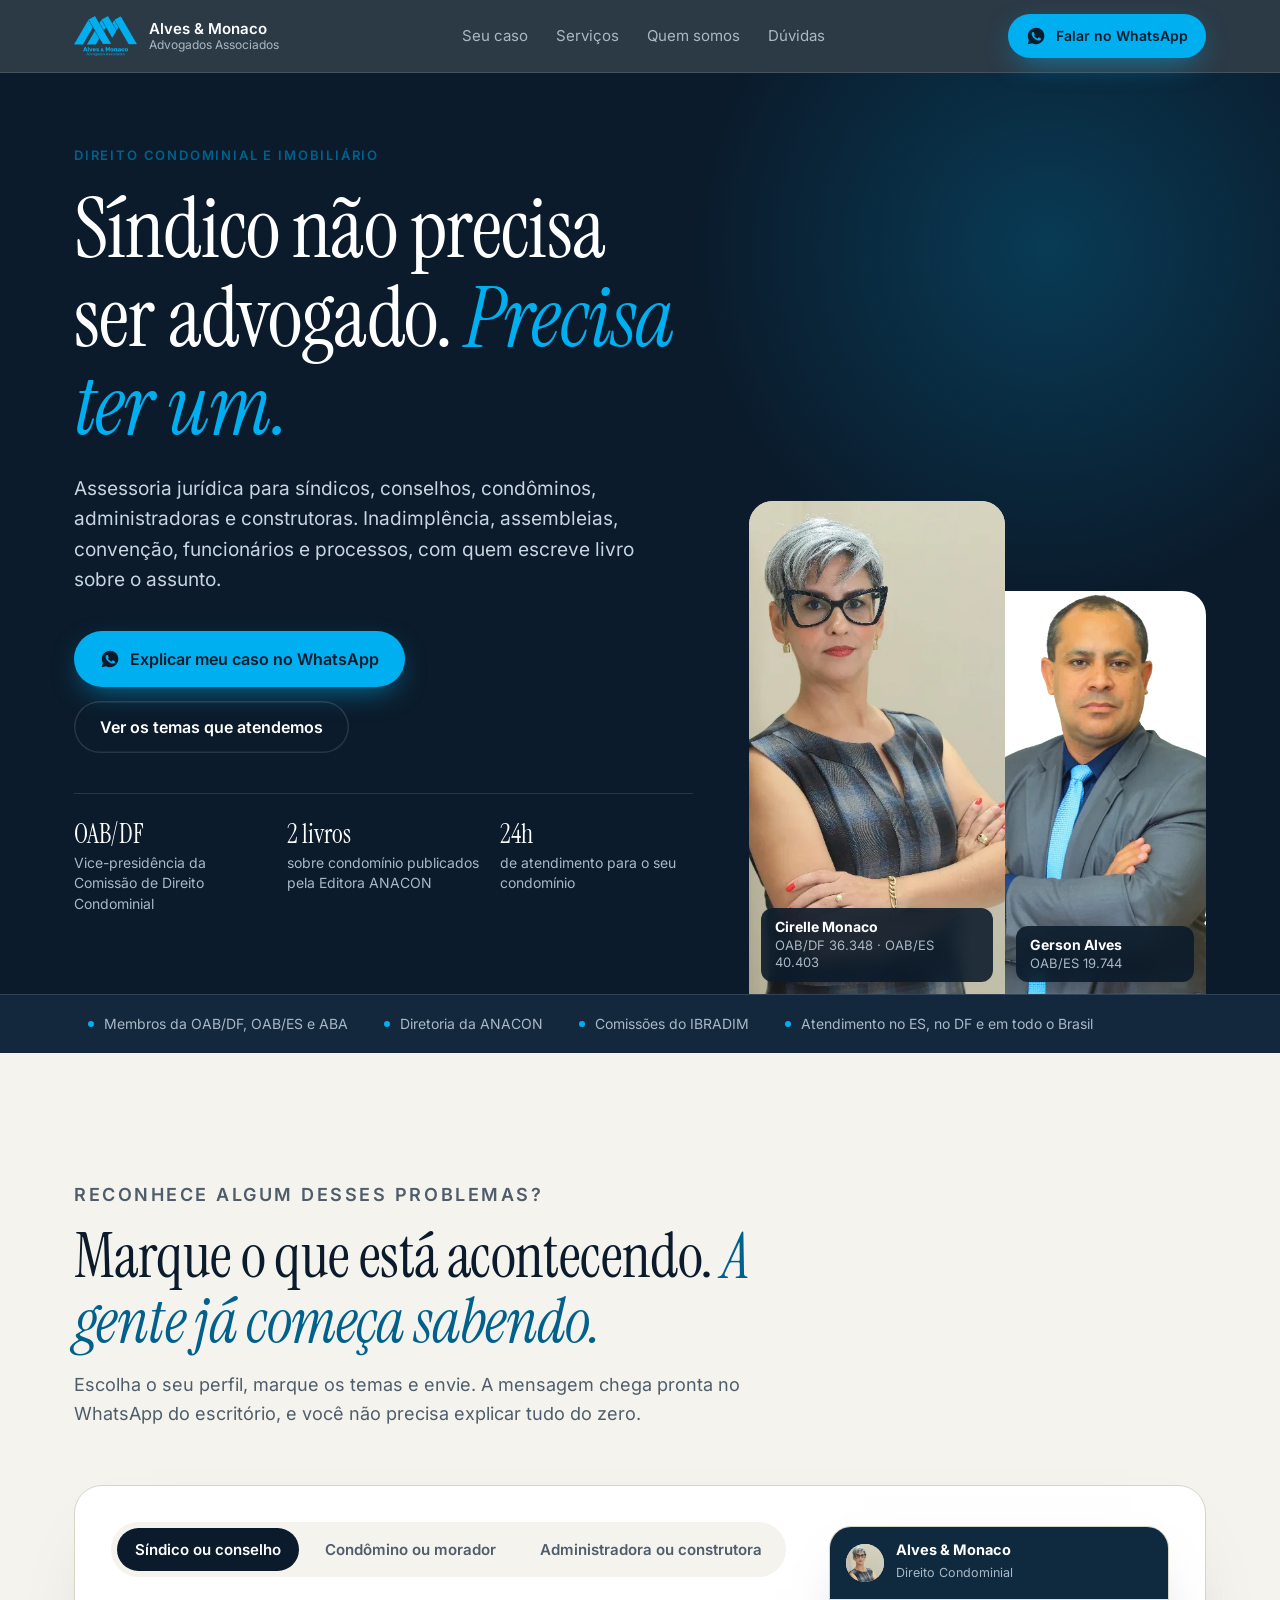
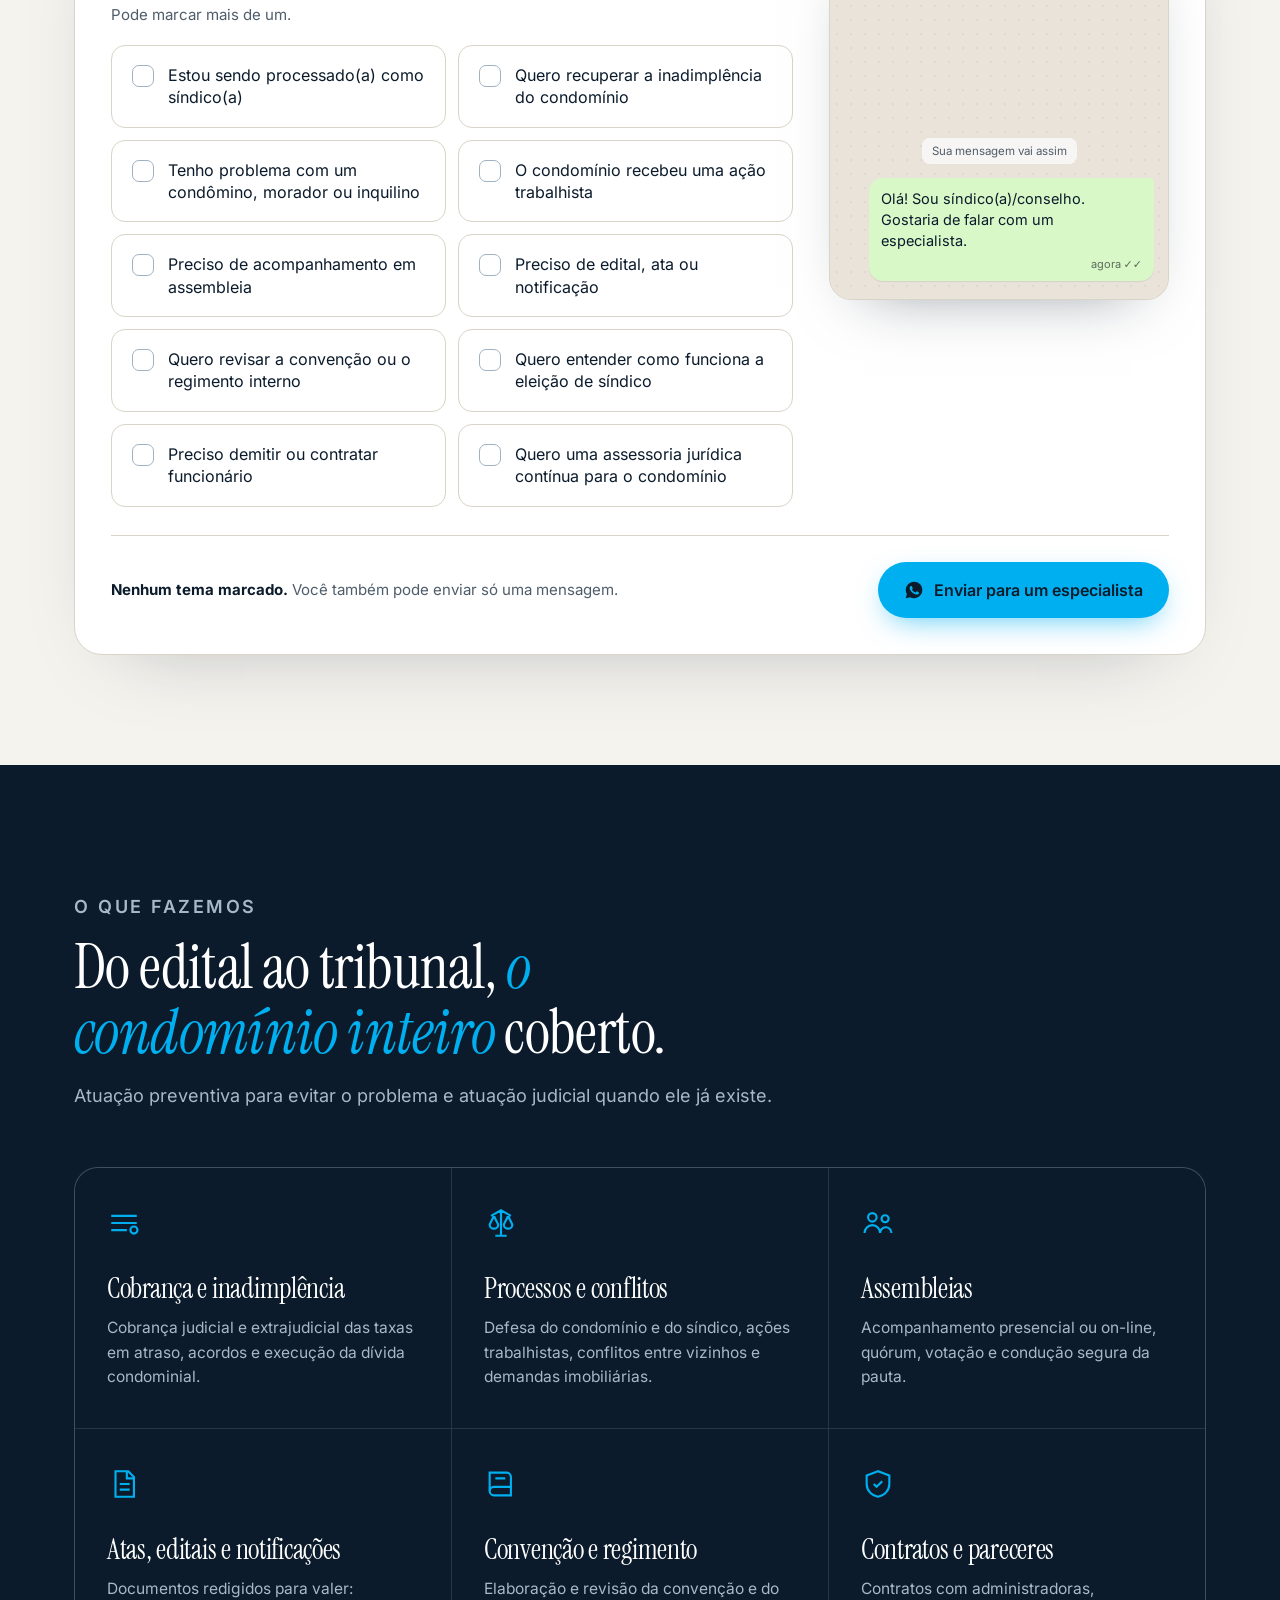
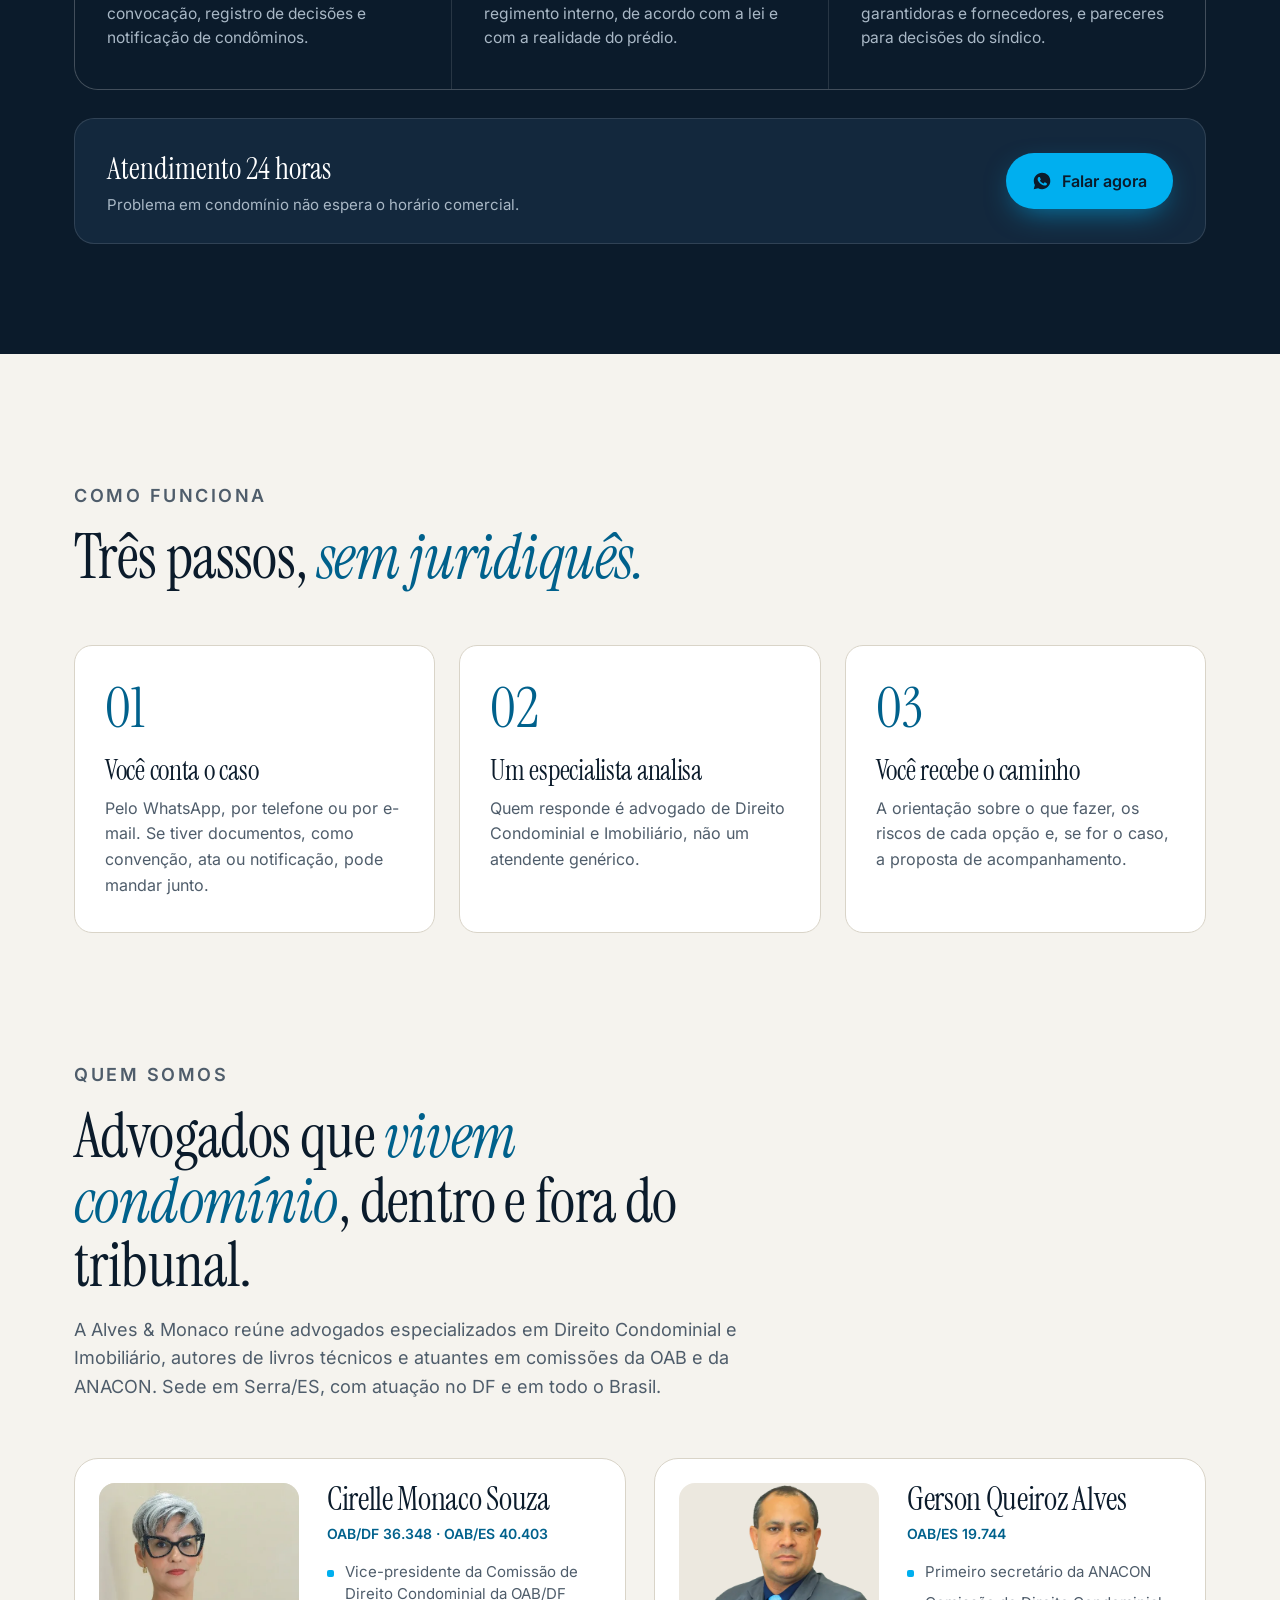
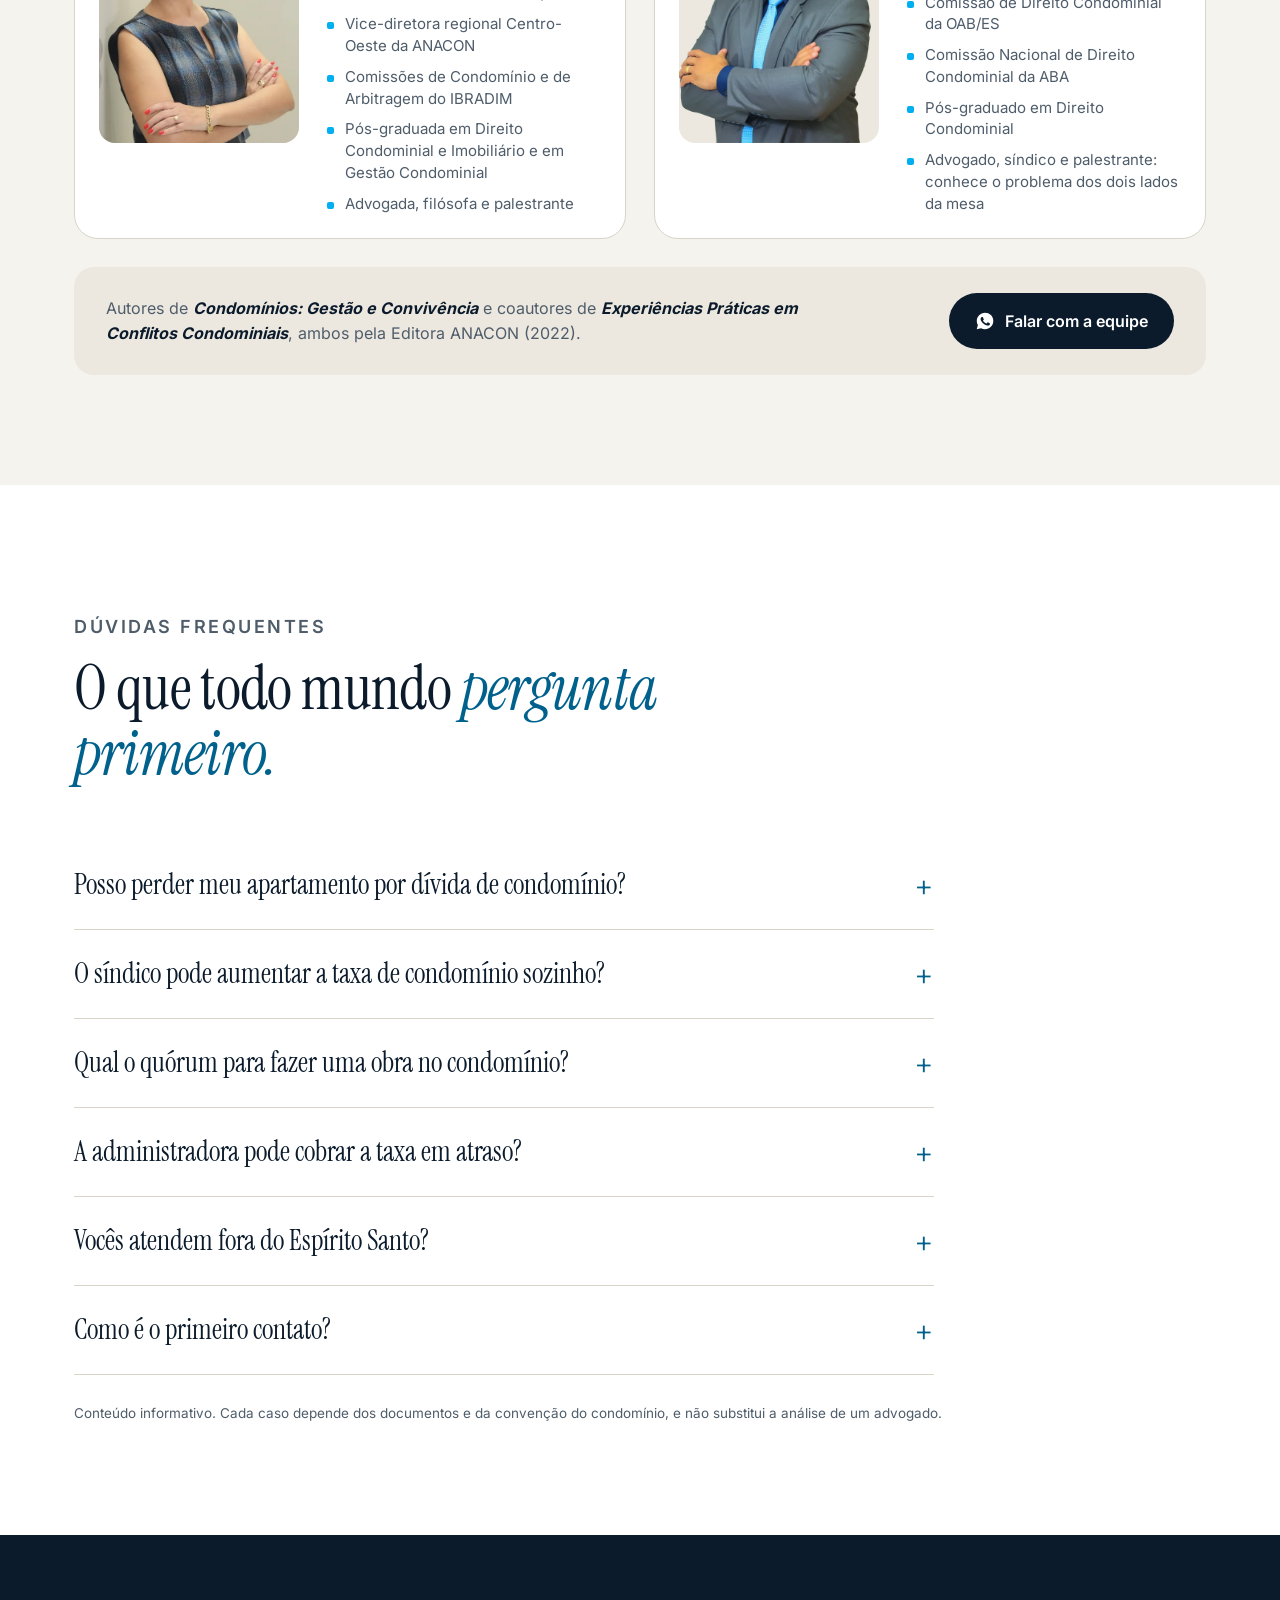
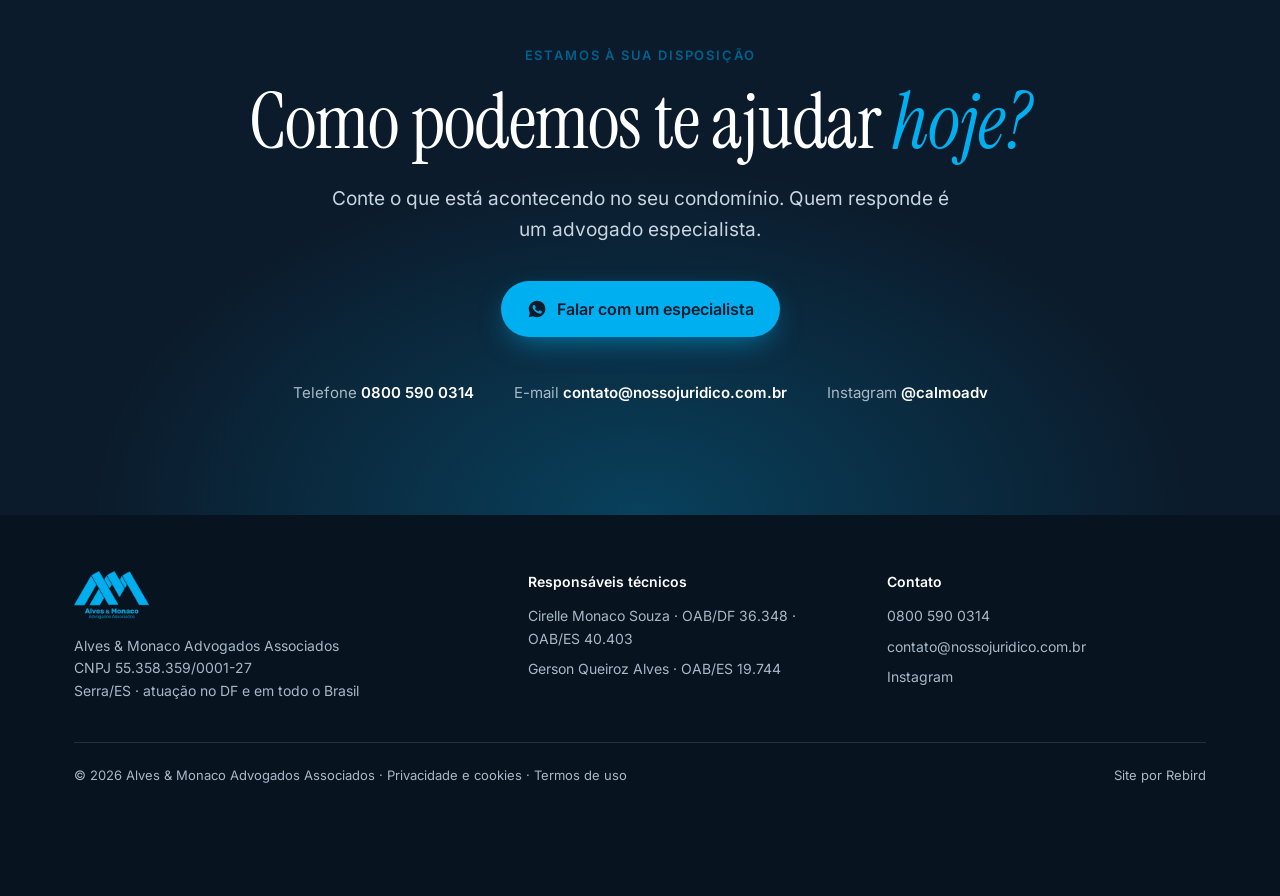
<file: index.html>
<!doctype html>
<html lang="pt-BR">
<head>
<meta charset="utf-8">
<meta name="viewport" content="width=device-width, initial-scale=1">
<title>Advogado condominial para síndicos e condôminos | Alves &amp; Monaco</title>
<meta name="robots" content="index, follow">
<link rel="canonical" href="https://www.nossojuridico.com.br/">
<meta name="description" content="Assessoria jurídica em Direito Condominial e Imobiliário para síndicos, condôminos, administradoras e construtoras. Inadimplência, assembleias, convenção e processos. ES, DF e todo o Brasil.">
<meta name="theme-color" content="#0B1B2B">

<meta property="og:type" content="website">
<meta property="og:locale" content="pt_BR">
<meta property="og:site_name" content="Alves &amp; Monaco Advogados Associados">
<meta property="og:title" content="Síndico não precisa ser advogado. Precisa ter um.">
<meta property="og:description" content="Assessoria jurídica em Direito Condominial e Imobiliário. Fale com um especialista pelo WhatsApp.">
<meta property="og:url" content="https://www.nossojuridico.com.br/">
<meta property="og:image" content="https://www.nossojuridico.com.br/img/og.jpg">
<meta name="twitter:card" content="summary_large_image">
<meta name="twitter:title" content="Síndico não precisa ser advogado. Precisa ter um.">
<meta name="twitter:description" content="Assessoria jurídica em Direito Condominial e Imobiliário. Fale com um especialista pelo WhatsApp.">
<meta name="twitter:image" content="https://www.nossojuridico.com.br/img/og.jpg">

<script type="application/ld+json">
{
  "@context": "https://schema.org",
  "@type": "LegalService",
  "name": "Alves & Monaco Advogados Associados",
  "description": "Assessoria jurídica em Direito Condominial e Imobiliário para síndicos, condôminos, administradoras e construtoras.",
  "url": "https://www.nossojuridico.com.br/",
  "image": "https://www.nossojuridico.com.br/img/og.jpg",
  "logo": "https://www.nossojuridico.com.br/img/logo.webp",
  "telephone": "+55-800-590-0314",
  "email": "contato@nossojuridico.com.br",
  "taxID": "55.358.359/0001-27",
  "address": {"@type": "PostalAddress", "addressLocality": "Serra", "addressRegion": "ES", "addressCountry": "BR"},
  "areaServed": ["Espírito Santo", "Distrito Federal", "Brasil"],
  "knowsAbout": ["Direito Condominial", "Direito Imobiliário", "Cobrança de condomínio", "Assembleia condominial", "Convenção de condomínio"],
  "sameAs": ["https://www.instagram.com/calmoadv/"],
  "employee": [
    {"@type": "Person", "name": "Cirelle Monaco Souza", "jobTitle": "Advogada"},
    {"@type": "Person", "name": "Gerson Queiroz Alves", "jobTitle": "Advogado"}
  ]
}
</script>

<link rel="preload" href="fonts/instrument-serif-400-normal.woff2" as="font" type="font/woff2" crossorigin>
<link rel="preload" href="fonts/inter-latin.woff2" as="font" type="font/woff2" crossorigin>
<link rel="icon" href="img/logo.webp" type="image/webp">

<style>
@font-face{font-family:"Instrument Serif";src:url(fonts/instrument-serif-400-normal.woff2) format("woff2");font-weight:400;font-style:normal;font-display:swap}
@font-face{font-family:"Instrument Serif";src:url(fonts/instrument-serif-400-italic.woff2) format("woff2");font-weight:400;font-style:italic;font-display:swap}
@font-face{font-family:"Inter";src:url(fonts/inter-latin.woff2) format("woff2");font-weight:100 900;font-style:normal;font-display:swap}

:root{
  --ink:#0B1B2B;          /* navy profundo */
  --ink-2:#13283D;
  --ink-3:#1E3A55;
  --paper:#F5F3EE;
  --paper-2:#ECE8DF;
  --white:#fff;
  --cyan:#00AFEF;          /* cor do logo */
  --cyan-text:#00618C;     /* ciano escurecido p/ texto em fundo claro (AA) */
  --muted:#4F5D6B;
  --muted-dark:#A9B8C6;
  --line:#D9D4C8;
  --line-dark:rgba(255,255,255,.12);
  --wa:#1FAF56;
  --radius:18px;
  --serif:"Instrument Serif",Georgia,"Times New Roman",serif;
  --sans:"Inter",system-ui,-apple-system,"Segoe UI",Roboto,Arial,sans-serif;
  --wrap:1180px;
}
*,*::before,*::after{box-sizing:border-box}
html{scroll-behavior:smooth;-webkit-text-size-adjust:100%}
body{margin:0;font-family:var(--sans);font-size:17px;line-height:1.6;color:var(--ink);background:var(--paper);-webkit-font-smoothing:antialiased}
img{max-width:100%;display:block}
a{color:inherit}
h1,h2,h3{font-family:var(--serif);font-weight:400;line-height:1.05;letter-spacing:-.01em;margin:0}
h1 em,h2 em{font-style:italic;color:var(--cyan)}
p{margin:0}
.wrap{max-width:var(--wrap);margin:0 auto;padding:0 24px}
.eyebrow{font-size:13px;font-weight:600;letter-spacing:.14em;text-transform:uppercase;color:var(--cyan-text)}
.dark .eyebrow{color:var(--cyan)}
.skip{position:absolute;left:-9999px;top:0;background:var(--cyan);color:var(--ink);padding:12px 18px;z-index:100;font-weight:600}
.skip:focus{left:12px;top:12px}
:focus-visible{outline:3px solid var(--cyan);outline-offset:3px;border-radius:6px}

/* botões */
.btn{display:inline-flex;align-items:center;justify-content:center;gap:10px;font:600 16px/1 var(--sans);text-decoration:none;padding:18px 26px;border-radius:999px;border:0;cursor:pointer;transition:transform .2s,box-shadow .2s,background .2s}
.btn svg{width:20px;height:20px;flex:none}
.btn-wa{background:var(--cyan);color:var(--ink);box-shadow:0 10px 30px -10px rgba(0,175,239,.7)}
.btn-wa:hover{transform:translateY(-2px);box-shadow:0 16px 36px -12px rgba(0,175,239,.85)}
.btn-ghost{background:transparent;color:var(--white);box-shadow:inset 0 0 0 1.5px var(--line-dark)}
.btn-ghost:hover{box-shadow:inset 0 0 0 1.5px var(--cyan)}
.btn-ink{background:var(--ink);color:var(--white)}
.btn-ink:hover{background:var(--ink-3)}

/* header */
.top{position:sticky;top:0;z-index:50;background:rgba(11,27,43,.86);backdrop-filter:saturate(1.4) blur(14px);-webkit-backdrop-filter:saturate(1.4) blur(14px);border-bottom:1px solid var(--line-dark);color:var(--white)}
.top{transition:background .3s,box-shadow .3s}
.top .wrap{display:flex;align-items:center;justify-content:space-between;height:72px;gap:24px;transition:height .3s cubic-bezier(.2,.7,.2,1)}
.top.scrolled{background:rgba(11,27,43,.96);box-shadow:0 10px 30px -18px rgba(0,0,0,.6)}
.top.scrolled .wrap{height:58px}
.top.scrolled .brand img{height:32px}
.brand{display:flex;align-items:center;gap:12px;text-decoration:none}
.brand img{height:40px;width:auto;transition:height .3s cubic-bezier(.2,.7,.2,1)}
.brand span{font-weight:600;font-size:15px;line-height:1.15}
.brand small{display:block;font-weight:400;font-size:12px;color:var(--muted-dark)}
.nav{display:flex;gap:28px;font-size:15px}
.nav a{text-decoration:none;color:var(--muted-dark);transition:color .2s}
.nav a:hover{color:var(--white)}
.top .btn{padding:12px 18px;font-size:14px}

/* hero */
.hero{background:var(--ink);color:var(--white);position:relative;overflow:hidden;padding:72px 0 0}
.hero::before{content:"";position:absolute;inset:-20% -10% auto auto;width:720px;height:720px;background:radial-gradient(closest-side,rgba(0,175,239,.22),transparent);pointer-events:none}
.hero .wrap{display:grid;grid-template-columns:1.15fr .85fr;gap:56px;align-items:end;position:relative}
.hero-copy{padding-bottom:80px}
.hero h1{font-size:clamp(46px,6.6vw,88px);margin:18px 0 24px}
.hero .lead{font-size:19px;color:#C9D5E0;max-width:560px}
.hero .ctas{display:flex;flex-wrap:wrap;gap:14px;margin:36px 0 40px}
.proofs{list-style:none;padding:0;margin:0;display:grid;grid-template-columns:repeat(3,1fr);gap:20px;border-top:1px solid var(--line-dark);padding-top:26px}
.proofs li{font-size:14px;color:var(--muted-dark);line-height:1.45}
.proofs strong{display:block;font-family:var(--serif);font-weight:400;font-size:26px;color:var(--white);margin-bottom:4px;line-height:1.1}
.hero-photos{position:relative;height:560px}
.hero-photos figure{position:absolute;bottom:0;margin:0;border-radius:24px 24px 0 0;overflow:hidden;background:var(--paper-2)}
.hero-photos .p1{left:0;width:56%;height:88%;z-index:2}
.hero-photos .p2{right:0;width:52%;height:72%;background:#fff}
.hero-photos img{width:100%;height:100%;object-fit:cover;object-position:top center}
.hero-photos figcaption{position:absolute;left:12px;right:12px;bottom:12px;background:rgba(11,27,43,.88);backdrop-filter:blur(8px);-webkit-backdrop-filter:blur(8px);border-radius:12px;padding:10px 14px;font-size:13px;line-height:1.35;color:#fff}
.hero-photos .p2 figcaption{left:20%}
.hero-photos figcaption b{display:block;font-size:14px}
.hero-photos figcaption span{color:var(--muted-dark)}

/* faixa de credenciais */
.creds{background:var(--ink-2);color:var(--muted-dark);font-size:14px;border-top:1px solid var(--line-dark)}
.creds ul{list-style:none;margin:0;padding:18px 0;display:flex;flex-wrap:wrap;gap:12px 36px;justify-content:center}
.creds li{display:flex;align-items:center;gap:10px}
.creds li::before{content:"";width:6px;height:6px;border-radius:50%;background:var(--cyan)}

/* seções */
section{scroll-margin-top:80px}
.sec{padding:110px 0}
.sec-head{max-width:720px;margin-bottom:56px}
.sec-head h2{font-size:clamp(38px,4.8vw,62px);margin-top:14px}
.sec-head h2 em{color:var(--cyan-text)}
.dark .sec-head h2 em{color:var(--cyan)}
.sec-head p{margin-top:18px;color:var(--muted);font-size:18px}
.dark{background:var(--ink);color:var(--white)}
.dark .sec-head p{color:var(--muted-dark)}

/* seletor de casos */
.picker{background:var(--white);border:1px solid var(--line);border-radius:28px;padding:36px;box-shadow:0 30px 80px -50px rgba(11,27,43,.35)}
.tabs{display:flex;flex-wrap:wrap;gap:8px;background:var(--paper);padding:6px;border-radius:999px;width:fit-content;max-width:100%}
.tab{font:600 15px/1 var(--sans);padding:14px 18px;white-space:nowrap;border-radius:999px;border:0;background:transparent;color:var(--muted);cursor:pointer;transition:background .2s,color .2s}
.tab[aria-selected="true"]{background:var(--ink);color:var(--white)}
.picker-hint{margin:26px 0 18px;color:var(--muted);font-size:15px}
.chips{display:grid;grid-template-columns:repeat(2,1fr);gap:12px}
.chip{position:relative;display:flex;gap:14px;align-items:flex-start;padding:18px 20px;border:1.5px solid var(--line);border-radius:14px;cursor:pointer;transition:border-color .2s,background .2s;font-size:16px;line-height:1.4}
.chip:hover{border-color:#9FB1C2}
.chip input{position:absolute;opacity:0;width:1px;height:1px}
.chip .box{flex:none;width:22px;height:22px;border-radius:7px;border:1.5px solid #9FB1C2;display:grid;place-items:center;margin-top:1px;transition:background .2s,border-color .2s}
.chip .box svg{width:14px;height:14px;opacity:0;color:var(--ink)}
.chip:has(input:checked){border-color:var(--cyan);background:#EAF8FE}
.chip:has(input:checked) .box{background:var(--cyan);border-color:var(--cyan)}
.chip:has(input:checked) .box svg{opacity:1}
.chip:has(input:focus-visible){outline:3px solid var(--cyan);outline-offset:2px}
.picker-grid{display:grid;grid-template-columns:1fr 340px;grid-template-areas:"main preview" "foot foot";gap:0 36px}
.picker-main{grid-area:main;min-width:0}
.picker-foot{grid-area:foot}
.chip input:checked + .box{animation:pop .38s cubic-bezier(.3,1.6,.5,1)}
@keyframes pop{0%{transform:scale(.6)}100%{transform:scale(1)}}

/* prévia da mensagem no WhatsApp */
.preview{grid-area:preview;align-self:start;position:sticky;top:96px;margin-top:4px;border-radius:22px;overflow:hidden;background:#E9E3DA;border:1px solid var(--line);box-shadow:0 24px 60px -36px rgba(11,27,43,.5)}
.pv-head{display:flex;align-items:center;gap:12px;background:#0F2A3F;color:#fff;padding:14px 16px}
.pv-head img{width:38px;height:38px;border-radius:50%;object-fit:cover;object-position:top;background:var(--paper-2)}
.pv-head b{display:block;font-size:14.5px;line-height:1.2}
.pv-head span{font-size:12.5px;color:var(--muted-dark)}
.pv-body{min-height:300px;padding:20px 14px 18px;display:flex;flex-direction:column;justify-content:flex-end;background:#E9E3DA radial-gradient(rgba(11,27,43,.05) 1px,transparent 1px) 0 0/14px 14px}
.pv-label{align-self:center;font-size:11.5px;color:var(--muted);background:rgba(255,255,255,.7);padding:4px 10px;border-radius:8px;margin-bottom:14px}
.bubble{align-self:flex-end;max-width:92%;background:#D8F8C8;color:#0B1B2B;border-radius:14px 4px 14px 14px;padding:10px 12px 8px;font-size:14.5px;line-height:1.45;box-shadow:0 1px 1px rgba(0,0,0,.08);transform-origin:100% 0}
.bubble.bump{animation:bump .4s cubic-bezier(.3,1.5,.5,1)}
@keyframes bump{0%{transform:scale(.96)}100%{transform:scale(1)}}
.bubble ul{margin:6px 0 0;padding:0;list-style:none}
.bubble li{padding-left:12px;position:relative}
.bubble li::before{content:"-";position:absolute;left:0}
.bubble li.new{animation:lineIn .45s cubic-bezier(.2,.7,.2,1)}
@keyframes lineIn{from{opacity:0;transform:translateX(10px)}to{opacity:1;transform:none}}
.bubble small{display:block;text-align:right;font-size:11px;color:#5B6B5A;margin-top:4px}
.pv-hint{text-align:center;font-size:12.5px;color:var(--muted);margin-top:12px}
.picker-foot .btn.ready{animation:ready 1.6s ease-out}
@keyframes ready{0%{box-shadow:0 0 0 0 rgba(0,175,239,.55)}70%{box-shadow:0 0 0 16px rgba(0,175,239,0)}100%{box-shadow:0 10px 30px -10px rgba(0,175,239,.7)}}
#pick-count strong{display:inline-block}
#pick-count.tick strong{animation:bump .4s cubic-bezier(.3,1.5,.5,1)}

.picker-foot{display:flex;flex-wrap:wrap;align-items:center;justify-content:space-between;gap:18px;margin-top:28px;padding-top:26px;border-top:1px solid var(--line)}
.picker-foot p{font-size:15px;color:var(--muted)}
.picker-foot strong{color:var(--ink)}
.panel[hidden]{display:none}

/* serviços */
.services{display:grid;grid-template-columns:repeat(3,1fr);gap:1px;background:var(--line-dark);border:1px solid var(--line-dark);border-radius:24px;overflow:hidden}
.svc{background:var(--ink);padding:38px 32px;transition:background .25s}
.svc:hover{background:var(--ink-2)}
.svc svg{width:34px;height:34px;color:var(--cyan);margin-bottom:26px}
.svc h3{font-size:28px;margin-bottom:12px}
.svc p{color:var(--muted-dark);font-size:15.5px}
.h24{margin-top:28px;display:flex;flex-wrap:wrap;align-items:center;justify-content:space-between;gap:20px;background:var(--ink-2);border:1px solid var(--line-dark);border-radius:20px;padding:26px 32px}
.h24 b{font-family:var(--serif);font-weight:400;font-size:30px}
.h24 p{color:var(--muted-dark);font-size:15px}

/* como funciona */
.steps{list-style:none;padding:0;margin:0;display:grid;grid-template-columns:repeat(3,1fr);gap:24px;counter-reset:s}
.steps li{counter-increment:s;background:var(--white);border:1px solid var(--line);border-radius:var(--radius);padding:34px 30px}
.steps li::before{content:"0" counter(s);font-family:var(--serif);font-size:56px;line-height:1;color:var(--cyan-text);display:block;margin-bottom:20px}
.steps h3{font-size:28px;margin-bottom:10px}
.steps p{color:var(--muted);font-size:16px}

/* equipe */
.team{display:grid;grid-template-columns:1fr 1fr;gap:28px}
.person{display:grid;grid-template-columns:200px 1fr;gap:28px;background:var(--white);border:1px solid var(--line);border-radius:24px;padding:24px}
.person img{width:200px;height:260px;object-fit:cover;object-position:top;border-radius:16px;background:var(--paper-2)}
.person h3{font-size:32px}
.person .oab{font-size:14px;font-weight:600;color:var(--cyan-text);margin:6px 0 16px}
.person ul{margin:0;padding:0;list-style:none;display:grid;gap:9px;font-size:15px;color:var(--muted)}
.person li{padding-left:18px;position:relative;line-height:1.45}
.person li::before{content:"";position:absolute;left:0;top:.6em;width:7px;height:7px;border-radius:2px;background:var(--cyan)}
.books{margin-top:28px;display:flex;flex-wrap:wrap;gap:20px;align-items:center;justify-content:space-between;background:var(--paper-2);border-radius:20px;padding:26px 32px}
.books p{font-size:16px;color:var(--muted);max-width:720px}
.books b{color:var(--ink)}

/* faq */
.faq{max-width:860px}
.faq details{border-bottom:1px solid var(--line)}
.faq summary{list-style:none;cursor:pointer;display:flex;justify-content:space-between;gap:24px;align-items:center;padding:26px 0;font-family:var(--serif);font-size:clamp(22px,2.4vw,28px);line-height:1.2}
.faq summary::-webkit-details-marker{display:none}
.faq summary::after{content:"+";font-family:var(--sans);font-weight:300;font-size:30px;color:var(--cyan-text);transition:transform .25s;flex:none}
.faq details[open] summary::after{transform:rotate(45deg)}
.faq .ans{overflow:hidden;padding:0 0 26px;color:var(--muted);font-size:16.5px;max-width:740px}
.faq .ans p+p{margin-top:12px}
.disclaimer{margin-top:28px;font-size:13.5px;color:var(--muted)}

/* cta final */
.final{background:var(--ink);color:var(--white);text-align:center;position:relative;overflow:hidden}
.final::before{content:"";position:absolute;left:50%;top:100%;transform:translate(-50%,-50%);width:1100px;height:700px;background:radial-gradient(closest-side,rgba(0,175,239,.25),transparent);pointer-events:none}
.final .wrap{position:relative}
.final h2{font-size:clamp(42px,6vw,80px);max-width:900px;margin:16px auto 22px}
.final p.lead{color:#C9D5E0;font-size:19px;max-width:620px;margin:0 auto 36px}
.contacts{display:flex;flex-wrap:wrap;justify-content:center;gap:14px 40px;margin-top:44px;font-size:15px;color:var(--muted-dark)}
.contacts a{color:var(--white);text-decoration:none;font-weight:600}
.contacts a:hover{color:var(--cyan)}

/* rodapé */
footer{background:#07131F;color:var(--muted-dark);font-size:14px;padding:56px 0 110px}
footer .wrap{display:grid;grid-template-columns:1.3fr 1fr 1fr;gap:40px}
footer img{height:48px;width:auto;margin-bottom:16px}
footer h4{color:var(--white);font-size:14px;margin:0 0 12px;font-weight:600}
footer ul{list-style:none;margin:0;padding:0;display:grid;gap:8px}
footer a{color:var(--muted-dark);text-decoration:none}
footer a:hover{color:var(--white)}
.legal{grid-column:1/-1;border-top:1px solid var(--line-dark);padding-top:22px;display:flex;flex-wrap:wrap;justify-content:space-between;gap:12px;font-size:13px}

/* barra fixa mobile */
.mbar{display:none}

/* entrada do hero em sequência */
@keyframes heroIn{from{opacity:0;transform:translateY(26px)}to{opacity:1;transform:none}}
@keyframes photoIn{from{opacity:0;transform:translateY(60px) scale(.97)}to{opacity:1;transform:none}}
@keyframes fadeIn{from{opacity:0}to{opacity:1}}
.hero-copy>*{animation:heroIn .9s cubic-bezier(.2,.7,.2,1) both}
.hero-copy>:nth-child(1){animation-delay:.05s}
.hero-copy>:nth-child(2){animation-delay:.15s}
.hero-copy>:nth-child(3){animation-delay:.3s}
.hero-copy>:nth-child(4){animation-delay:.42s}
.hero-copy>:nth-child(5){animation-delay:.55s}
.hero-photos .p1{animation:photoIn 1.1s .25s cubic-bezier(.2,.7,.2,1) both}
.hero-photos .p2{animation:photoIn 1.1s .45s cubic-bezier(.2,.7,.2,1) both}
.hero-photos figcaption{animation:heroIn .7s 1.1s cubic-bezier(.2,.7,.2,1) both}
.hero::before{animation:fadeIn 1.6s ease both}

/* hover (só em quem tem mouse) */
@media (hover:hover){
  .svc svg{transition:transform .35s cubic-bezier(.3,1.5,.5,1)}
  .svc:hover svg{transform:translateY(-4px) scale(1.12)}
  .svc h3{transition:color .25s}
  .svc:hover h3{color:var(--cyan)}
  .person,.steps li{transition:transform .35s cubic-bezier(.2,.7,.2,1),box-shadow .35s}
  .person:hover,.steps li:hover{transform:translateY(-4px);box-shadow:0 28px 60px -36px rgba(11,27,43,.45)}
  .person img{transition:transform .6s cubic-bezier(.2,.7,.2,1)}
  .person:hover img{transform:scale(1.03)}
}

/* revelar ao rolar */
.rv{opacity:0;transform:translateY(22px);transition:opacity .8s cubic-bezier(.2,.7,.2,1),transform .8s cubic-bezier(.2,.7,.2,1)}
.rv.in{opacity:1;transform:none}
.services.rv .svc,.steps.rv li{opacity:0;transform:translateY(18px);transition:opacity .7s,transform .7s cubic-bezier(.2,.7,.2,1)}
.services.rv.in .svc,.steps.rv.in li{opacity:1;transform:none}
.services .svc:nth-child(2),.steps li:nth-child(2){transition-delay:.08s}
.services .svc:nth-child(3),.steps li:nth-child(3){transition-delay:.16s}
.services .svc:nth-child(4){transition-delay:.24s}
.services .svc:nth-child(5){transition-delay:.32s}
.services .svc:nth-child(6){transition-delay:.4s}

/* reduzir movimento: tira deslocamento, mantém luz e opacidade */
@media (prefers-reduced-motion:reduce){
  html{scroll-behavior:auto}
  .rv,.services.rv .svc,.steps.rv li{transform:none}
  .hero-copy>*,.hero-photos .p1,.hero-photos .p2,.hero-photos figcaption{animation-name:fadeIn}
  .chip input:checked + .box,.bubble.bump,.bubble li.new,#pick-count.tick strong{animation:none}
  .btn:hover,.person:hover,.steps li:hover,.svc:hover svg,.person:hover img{transform:none}
}

@media (max-width:980px){
  .nav{display:none}
  .hero .wrap{grid-template-columns:1fr;gap:0}
  .hero-copy{padding-bottom:48px}
  .hero-photos{height:420px;max-width:520px;width:100%;margin:0 auto}
  .services{grid-template-columns:1fr 1fr}
  .steps{grid-template-columns:1fr}
  .picker-grid{grid-template-columns:1fr;grid-template-areas:"main" "preview" "foot"}
  .preview{position:static;margin-top:24px}
  .team{grid-template-columns:1fr}
  footer .wrap{grid-template-columns:1fr 1fr}
}
@media (max-width:680px){
  body{font-size:16px}
  .wrap{padding:0 16px}
  .top .wrap{height:64px}
  .brand span{display:none}
  .top .btn span{display:none}
  .top .btn{padding:12px}
  .hero{padding-top:44px}
  .hero .lead{font-size:17px}
  .hero .ctas .btn{width:100%}
  .proofs{grid-template-columns:1fr;gap:14px}
  .proofs li{display:flex;gap:12px;align-items:baseline}
  .proofs strong{font-size:22px;margin:0;min-width:96px}
  .hero-photos{height:340px}
  .sec{padding:72px 0}
  .sec-head{margin-bottom:36px}
  .picker{padding:20px;border-radius:22px}
  .tabs{border-radius:16px;width:100%}
  .tab{flex:1 1 auto;padding:12px 14px;font-size:14px}
  .chips{grid-template-columns:1fr}
  .pv-body{min-height:0}
  .picker-foot .btn{width:100%}
  .services{grid-template-columns:1fr}
  .svc{padding:30px 24px}
  .person{grid-template-columns:1fr;padding:18px}
  .person img{width:100%;height:320px}
  .books,.h24{padding:22px}
  footer .wrap{grid-template-columns:1fr}
  .mbar{display:flex;position:fixed;left:12px;right:12px;bottom:12px;z-index:60;transition:transform .35s,opacity .35s}
  .mbar .btn{width:100%;box-shadow:0 14px 40px -10px rgba(0,0,0,.5)}
  .mbar.hide{transform:translateY(140%);opacity:0}
}
</style>
</head>
<body>
<a class="skip" href="#conteudo">Ir para o conteúdo</a>

<svg width="0" height="0" style="position:absolute" aria-hidden="true">
  <symbol id="i-wa" viewBox="0 0 24 24"><path fill="currentColor" d="M12.04 2C6.58 2 2.13 6.45 2.13 11.91c0 1.75.46 3.45 1.32 4.95L2.05 22l5.25-1.38a9.9 9.9 0 0 0 4.74 1.21h.01c5.46 0 9.91-4.45 9.91-9.91 0-2.65-1.03-5.14-2.9-7.01A9.82 9.82 0 0 0 12.04 2Zm5.8 14.13c-.24.69-1.42 1.32-1.96 1.36-.5.05-.98.23-3.3-.69-2.8-1.1-4.56-3.96-4.7-4.15-.14-.18-1.12-1.49-1.12-2.85 0-1.35.71-2.02.96-2.29.25-.28.55-.35.73-.35l.53.01c.17 0 .4-.06.62.48.24.56.8 1.94.87 2.08.07.14.12.3.02.48-.09.19-.14.3-.28.46-.14.17-.29.37-.42.5-.14.14-.28.29-.12.57.16.28.71 1.17 1.53 1.9 1.05.94 1.94 1.23 2.22 1.37.28.14.44.12.6-.07.17-.19.7-.82.89-1.1.18-.28.37-.23.62-.14.25.09 1.6.76 1.88.9.28.13.46.2.53.32.07.12.07.67-.17 1.36Z"/></symbol>
  <symbol id="i-check" viewBox="0 0 24 24"><path fill="none" stroke="currentColor" stroke-width="3.2" stroke-linecap="round" stroke-linejoin="round" d="m5 12.5 4.5 4.5L19 7.5"/></symbol>
</svg>

<header class="top">
  <div class="wrap">
    <a class="brand" href="#topo" aria-label="Alves &amp; Monaco Advogados Associados, início">
      <img src="img/logo.webp" alt="" width="63" height="40">
      <span>Alves &amp; Monaco<small>Advogados Associados</small></span>
    </a>
    <nav class="nav" aria-label="Principal">
      <a href="#casos">Seu caso</a>
      <a href="#servicos">Serviços</a>
      <a href="#equipe">Quem somos</a>
      <a href="#duvidas">Dúvidas</a>
    </nav>
    <a class="btn btn-wa" href="https://wa.me/558005900314?text=Ol%C3%A1%2C%20gostaria%20de%20falar%20com%20um%20especialista%20em%20direito%20condominial." target="_blank" rel="noopener" data-wa="header" aria-label="Falar no WhatsApp">
      <svg aria-hidden="true"><use href="#i-wa"/></svg><span>Falar no WhatsApp</span>
    </a>
  </div>
</header>

<main id="conteudo">
<section class="hero" id="topo">
  <div class="wrap">
    <div class="hero-copy">
      <p class="eyebrow">Direito Condominial e Imobiliário</p>
      <h1>Síndico não precisa ser advogado. <em>Precisa ter um.</em></h1>
      <p class="lead">Assessoria jurídica para síndicos, conselhos, condôminos, administradoras e construtoras. Inadimplência, assembleias, convenção, funcionários e processos, com quem escreve livro sobre o assunto.</p>
      <div class="ctas">
        <a class="btn btn-wa" href="https://wa.me/558005900314?text=Ol%C3%A1%2C%20gostaria%20de%20falar%20com%20um%20especialista%20em%20direito%20condominial." target="_blank" rel="noopener" data-wa="hero">
          <svg aria-hidden="true"><use href="#i-wa"/></svg>Explicar meu caso no WhatsApp
        </a>
        <a class="btn btn-ghost" href="#casos">Ver os temas que atendemos</a>
      </div>
      <ul class="proofs">
        <li><strong>OAB/DF</strong>Vice-presidência da Comissão de Direito Condominial</li>
        <li><strong>2 livros</strong>sobre condomínio publicados pela Editora ANACON</li>
        <li><strong>24h</strong>de atendimento para o seu condomínio</li>
      </ul>
    </div>
    <div class="hero-photos" aria-hidden="false">
      <figure class="p1">
        <img src="img/cirelle.webp" alt="Advogada Cirelle Monaco, de óculos e braços cruzados" width="498" height="728" fetchpriority="high">
        <figcaption><b>Cirelle Monaco</b><span>OAB/DF 36.348 · OAB/ES 40.403</span></figcaption>
      </figure>
      <figure class="p2">
        <img src="img/gerson.webp" alt="Advogado Gerson Alves, de terno e braços cruzados" width="600" height="700">
        <figcaption><b>Gerson Alves</b><span>OAB/ES 19.744</span></figcaption>
      </figure>
    </div>
  </div>
</section>

<div class="creds">
  <ul class="wrap">
    <li>Membros da OAB/DF, OAB/ES e ABA</li>
    <li>Diretoria da ANACON</li>
    <li>Comissões do IBRADIM</li>
    <li>Atendimento no ES, no DF e em todo o Brasil</li>
  </ul>
</div>

<section class="sec" id="casos">
  <div class="wrap">
    <div class="sec-head rv">
      <p class="eyebrow">Reconhece algum desses problemas?</p>
      <h2>Marque o que está acontecendo. <em>A gente já começa sabendo.</em></h2>
      <p>Escolha o seu perfil, marque os temas e envie. A mensagem chega pronta no WhatsApp do escritório, e você não precisa explicar tudo do zero.</p>
    </div>

    <div class="picker rv">
     <div class="picker-grid">
      <div class="picker-main">
      <div class="tabs" role="tablist" aria-label="Seu perfil">
        <button class="tab" role="tab" id="t-sind" aria-controls="p-sind" aria-selected="true">Síndico ou conselho</button>
        <button class="tab" role="tab" id="t-cond" aria-controls="p-cond" aria-selected="false" tabindex="-1">Condômino ou morador</button>
        <button class="tab" role="tab" id="t-emp" aria-controls="p-emp" aria-selected="false" tabindex="-1">Administradora ou construtora</button>
      </div>

      <p class="picker-hint">Pode marcar mais de um.</p>

      <div class="panel" role="tabpanel" id="p-sind" aria-labelledby="t-sind" data-perfil="Sou síndico(a)/conselho">
        <fieldset class="chips" style="border:0;padding:0;margin:0">
          <legend class="skip">Temas para síndicos</legend>
          <label class="chip"><input type="checkbox" value="Estou sendo processado(a) como síndico(a)"><span class="box"><svg><use href="#i-check"/></svg></span>Estou sendo processado(a) como síndico(a)</label>
          <label class="chip"><input type="checkbox" value="Quero recuperar a inadimplência do condomínio"><span class="box"><svg><use href="#i-check"/></svg></span>Quero recuperar a inadimplência do condomínio</label>
          <label class="chip"><input type="checkbox" value="Tenho problema com um condômino, morador ou inquilino"><span class="box"><svg><use href="#i-check"/></svg></span>Tenho problema com um condômino, morador ou inquilino</label>
          <label class="chip"><input type="checkbox" value="O condomínio recebeu uma ação trabalhista"><span class="box"><svg><use href="#i-check"/></svg></span>O condomínio recebeu uma ação trabalhista</label>
          <label class="chip"><input type="checkbox" value="Preciso de acompanhamento em assembleia"><span class="box"><svg><use href="#i-check"/></svg></span>Preciso de acompanhamento em assembleia</label>
          <label class="chip"><input type="checkbox" value="Preciso de edital, ata ou notificação"><span class="box"><svg><use href="#i-check"/></svg></span>Preciso de edital, ata ou notificação</label>
          <label class="chip"><input type="checkbox" value="Quero revisar a convenção ou o regimento interno"><span class="box"><svg><use href="#i-check"/></svg></span>Quero revisar a convenção ou o regimento interno</label>
          <label class="chip"><input type="checkbox" value="Quero entender como funciona a eleição de síndico"><span class="box"><svg><use href="#i-check"/></svg></span>Quero entender como funciona a eleição de síndico</label>
          <label class="chip"><input type="checkbox" value="Preciso demitir ou contratar funcionário"><span class="box"><svg><use href="#i-check"/></svg></span>Preciso demitir ou contratar funcionário</label>
          <label class="chip"><input type="checkbox" value="Quero uma assessoria jurídica contínua para o condomínio"><span class="box"><svg><use href="#i-check"/></svg></span>Quero uma assessoria jurídica contínua para o condomínio</label>
        </fieldset>
      </div>

      <div class="panel" role="tabpanel" id="p-cond" aria-labelledby="t-cond" data-perfil="Sou condômino/morador" hidden>
        <fieldset class="chips" style="border:0;padding:0;margin:0">
          <legend class="skip">Temas para condôminos</legend>
          <label class="chip"><input type="checkbox" value="Tenho dívida de condomínio e quero saber se posso perder o imóvel"><span class="box"><svg><use href="#i-check"/></svg></span>Tenho dívida de condomínio. Posso perder meu imóvel?</label>
          <label class="chip"><input type="checkbox" value="Estou sendo cobrado(a) pelo condomínio"><span class="box"><svg><use href="#i-check"/></svg></span>Estou sendo cobrado(a) pelo condomínio</label>
          <label class="chip"><input type="checkbox" value="Estou com problema com o meu vizinho"><span class="box"><svg><use href="#i-check"/></svg></span>Estou com problema com o meu vizinho</label>
          <label class="chip"><input type="checkbox" value="A taxa de condomínio aumentou e quero entender se pode"><span class="box"><svg><use href="#i-check"/></svg></span>A taxa aumentou. Isso pode?</label>
          <label class="chip"><input type="checkbox" value="Quero contestar uma decisão de assembleia"><span class="box"><svg><use href="#i-check"/></svg></span>Quero contestar uma decisão de assembleia</label>
          <label class="chip"><input type="checkbox" value="Quero saber o quórum para uma obra no condomínio"><span class="box"><svg><use href="#i-check"/></svg></span>Qual o quórum para uma obra?</label>
          <label class="chip"><input type="checkbox" value="Recebi uma multa ou notificação do condomínio"><span class="box"><svg><use href="#i-check"/></svg></span>Recebi multa ou notificação do condomínio</label>
          <label class="chip"><input type="checkbox" value="Tenho uma questão de compra, venda ou locação de imóvel"><span class="box"><svg><use href="#i-check"/></svg></span>Questão de compra, venda ou locação de imóvel</label>
        </fieldset>
      </div>

      <div class="panel" role="tabpanel" id="p-emp" aria-labelledby="t-emp" data-perfil="Sou de administradora/construtora" hidden>
        <fieldset class="chips" style="border:0;padding:0;margin:0">
          <legend class="skip">Temas para administradoras e construtoras</legend>
          <label class="chip"><input type="checkbox" value="Quero saber se a administradora pode fazer a cobrança das taxas"><span class="box"><svg><use href="#i-check"/></svg></span>A administradora pode fazer a cobrança das taxas?</label>
          <label class="chip"><input type="checkbox" value="Quero avaliar contrato com garantidora"><span class="box"><svg><use href="#i-check"/></svg></span>Vale a pena fechar com uma garantidora?</label>
          <label class="chip"><input type="checkbox" value="Preciso de parceria jurídica para a carteira de condomínios"><span class="box"><svg><use href="#i-check"/></svg></span>Parceria jurídica para a carteira de condomínios</label>
          <label class="chip"><input type="checkbox" value="Preciso de contrato ou parecer"><span class="box"><svg><use href="#i-check"/></svg></span>Preciso de contrato ou parecer</label>
          <label class="chip"><input type="checkbox" value="Preciso fazer uma chamada de capital"><span class="box"><svg><use href="#i-check"/></svg></span>Preciso fazer uma chamada de capital</label>
          <label class="chip"><input type="checkbox" value="Preciso de convenção para empreendimento novo"><span class="box"><svg><use href="#i-check"/></svg></span>Convenção para empreendimento novo</label>
        </fieldset>
      </div>

      </div>

      <aside class="preview" aria-hidden="true">
        <div class="pv-head">
          <img src="img/cirelle.webp" alt="" width="38" height="38" loading="lazy">
          <div><b>Alves &amp; Monaco</b><span>Direito Condominial</span></div>
        </div>
        <div class="pv-body">
          <span class="pv-label">Sua mensagem vai assim</span>
          <div class="bubble" id="pv-bubble"><p id="pv-intro"></p><ul id="pv-list"></ul><small>agora ✓✓</small></div>
        </div>
      </aside>

      <div class="picker-foot">
        <p id="pick-count" aria-live="polite"><strong>Nenhum tema marcado.</strong> Você também pode enviar só uma mensagem.</p>
        <a class="btn btn-wa" id="pick-send" href="https://wa.me/558005900314" target="_blank" rel="noopener" data-wa="seletor">
          <svg aria-hidden="true"><use href="#i-wa"/></svg>Enviar para um especialista
        </a>
      </div>
     </div>
    </div>
  </div>
</section>

<section class="sec dark" id="servicos">
  <div class="wrap">
    <div class="sec-head rv">
      <p class="eyebrow">O que fazemos</p>
      <h2>Do edital ao tribunal, <em>o condomínio inteiro</em> coberto.</h2>
      <p>Atuação preventiva para evitar o problema e atuação judicial quando ele já existe.</p>
    </div>
    <div class="services rv">
      <article class="svc">
        <svg viewBox="0 0 24 24" fill="none" stroke="currentColor" stroke-width="1.5" aria-hidden="true"><path d="M3 7h18M3 12h18M3 17h11"/><circle cx="19" cy="17" r="2.5"/></svg>
        <h3>Cobrança e inadimplência</h3>
        <p>Cobrança judicial e extrajudicial das taxas em atraso, acordos e execução da dívida condominial.</p>
      </article>
      <article class="svc">
        <svg viewBox="0 0 24 24" fill="none" stroke="currentColor" stroke-width="1.5" aria-hidden="true"><path d="M12 3v18M5 7l7-4 7 4M4 13l3-6 3 6a3 3 0 0 1-6 0ZM14 13l3-6 3 6a3 3 0 0 1-6 0ZM8 21h8"/></svg>
        <h3>Processos e conflitos</h3>
        <p>Defesa do condomínio e do síndico, ações trabalhistas, conflitos entre vizinhos e demandas imobiliárias.</p>
      </article>
      <article class="svc">
        <svg viewBox="0 0 24 24" fill="none" stroke="currentColor" stroke-width="1.5" aria-hidden="true"><circle cx="8" cy="8" r="3"/><circle cx="17" cy="9" r="2.5"/><path d="M2.5 19a5.5 5.5 0 0 1 11 0M13.5 19a4 4 0 0 1 8 0"/></svg>
        <h3>Assembleias</h3>
        <p>Acompanhamento presencial ou on-line, quórum, votação e condução segura da pauta.</p>
      </article>
      <article class="svc">
        <svg viewBox="0 0 24 24" fill="none" stroke="currentColor" stroke-width="1.5" aria-hidden="true"><path d="M6 3h9l4 4v14H6z"/><path d="M14 3v5h5M9 12h7M9 16h7"/></svg>
        <h3>Atas, editais e notificações</h3>
        <p>Documentos redigidos para valer: convocação, registro de decisões e notificação de condôminos.</p>
      </article>
      <article class="svc">
        <svg viewBox="0 0 24 24" fill="none" stroke="currentColor" stroke-width="1.5" aria-hidden="true"><path d="M4 4h12a3 3 0 0 1 3 3v13H7a3 3 0 0 1-3-3z"/><path d="M4 17a3 3 0 0 1 3-3h12M8 8h7"/></svg>
        <h3>Convenção e regimento</h3>
        <p>Elaboração e revisão da convenção e do regimento interno, de acordo com a lei e com a realidade do prédio.</p>
      </article>
      <article class="svc">
        <svg viewBox="0 0 24 24" fill="none" stroke="currentColor" stroke-width="1.5" aria-hidden="true"><path d="M12 3 4 6v6c0 4.5 3.4 8.3 8 9 4.6-.7 8-4.5 8-9V6z"/><path d="m9 12 2 2 4-4"/></svg>
        <h3>Contratos e pareceres</h3>
        <p>Contratos com administradoras, garantidoras e fornecedores, e pareceres para decisões do síndico.</p>
      </article>
    </div>
    <div class="h24 rv">
      <div>
        <b>Atendimento 24 horas</b>
        <p>Problema em condomínio não espera o horário comercial.</p>
      </div>
      <a class="btn btn-wa" href="https://wa.me/558005900314?text=Ol%C3%A1%2C%20gostaria%20de%20falar%20com%20um%20especialista%20em%20direito%20condominial." target="_blank" rel="noopener" data-wa="servicos">
        <svg aria-hidden="true"><use href="#i-wa"/></svg>Falar agora
      </a>
    </div>
  </div>
</section>

<section class="sec" id="como">
  <div class="wrap">
    <div class="sec-head rv">
      <p class="eyebrow">Como funciona</p>
      <h2>Três passos, <em>sem juridiquês.</em></h2>
    </div>
    <ol class="steps rv">
      <li><h3>Você conta o caso</h3><p>Pelo WhatsApp, por telefone ou por e-mail. Se tiver documentos, como convenção, ata ou notificação, pode mandar junto.</p></li>
      <li><h3>Um especialista analisa</h3><p>Quem responde é advogado de Direito Condominial e Imobiliário, não um atendente genérico.</p></li>
      <li><h3>Você recebe o caminho</h3><p>A orientação sobre o que fazer, os riscos de cada opção e, se for o caso, a proposta de acompanhamento.</p></li>
    </ol>
  </div>
</section>

<section class="sec" id="equipe" style="padding-top:0">
  <div class="wrap">
    <div class="sec-head rv">
      <p class="eyebrow">Quem somos</p>
      <h2>Advogados que <em>vivem condomínio</em>, dentro e fora do tribunal.</h2>
      <p>A Alves &amp; Monaco reúne advogados especializados em Direito Condominial e Imobiliário, autores de livros técnicos e atuantes em comissões da OAB e da ANACON. Sede em Serra/ES, com atuação no DF e em todo o Brasil.</p>
    </div>
    <div class="team">
      <article class="person rv">
        <img src="img/cirelle.webp" alt="Retrato da advogada Cirelle Monaco Souza" width="498" height="728" loading="lazy">
        <div>
          <h3>Cirelle Monaco Souza</h3>
          <p class="oab">OAB/DF 36.348 · OAB/ES 40.403</p>
          <ul>
            <li>Vice-presidente da Comissão de Direito Condominial da OAB/DF</li>
            <li>Vice-diretora regional Centro-Oeste da ANACON</li>
            <li>Comissões de Condomínio e de Arbitragem do IBRADIM</li>
            <li>Pós-graduada em Direito Condominial e Imobiliário e em Gestão Condominial</li>
            <li>Advogada, filósofa e palestrante</li>
          </ul>
        </div>
      </article>
      <article class="person rv">
        <img src="img/gerson.webp" alt="Retrato do advogado Gerson Queiroz Alves" width="600" height="700" loading="lazy">
        <div>
          <h3>Gerson Queiroz Alves</h3>
          <p class="oab">OAB/ES 19.744</p>
          <ul>
            <li>Primeiro secretário da ANACON</li>
            <li>Comissão de Direito Condominial da OAB/ES</li>
            <li>Comissão Nacional de Direito Condominial da ABA</li>
            <li>Pós-graduado em Direito Condominial</li>
            <li>Advogado, síndico e palestrante: conhece o problema dos dois lados da mesa</li>
          </ul>
        </div>
      </article>
    </div>
    <div class="books rv">
      <p>Autores de <b><cite>Condomínios: Gestão e Convivência</cite></b> e coautores de <b><cite>Experiências Práticas em Conflitos Condominiais</cite></b>, ambos pela Editora ANACON (2022).</p>
      <a class="btn btn-ink" href="https://wa.me/558005900314?text=Ol%C3%A1%2C%20gostaria%20de%20falar%20com%20um%20especialista%20em%20direito%20condominial." target="_blank" rel="noopener" data-wa="equipe">
        <svg aria-hidden="true"><use href="#i-wa"/></svg>Falar com a equipe
      </a>
    </div>
  </div>
</section>

<section class="sec" id="duvidas" style="background:var(--white)">
  <div class="wrap">
    <div class="sec-head rv">
      <p class="eyebrow">Dúvidas frequentes</p>
      <h2>O que todo mundo <em>pergunta primeiro.</em></h2>
    </div>
    <div class="faq rv">
      <details>
        <summary>Posso perder meu apartamento por dívida de condomínio?</summary>
        <div class="ans"><p>Pode. A dívida de condomínio acompanha o imóvel, e a Lei 8.009/90 abre exceção à proteção do bem de família justamente para as contribuições condominiais. Na prática, isso quer dizer que até o único imóvel da família pode ir a leilão para pagar a dívida.</p><p>Antes de chegar a esse ponto existem caminhos, como acordo e parcelamento. Quanto mais cedo a dívida é tratada, mais opções existem.</p></div>
      </details>
      <details>
        <summary>O síndico pode aumentar a taxa de condomínio sozinho?</summary>
        <div class="ans"><p>Não. Pelo Código Civil, o orçamento e a contribuição dos condôminos são aprovados em assembleia. O que o síndico pode fazer é propor a revisão, com a justificativa, e levar para votação.</p></div>
      </details>
      <details>
        <summary>Qual o quórum para fazer uma obra no condomínio?</summary>
        <div class="ans"><p>Depende do tipo de obra. Pelo Código Civil (art. 1.341), obras voluptuárias, de embelezamento, precisam de dois terços dos condôminos. Obras úteis precisam da maioria dos condôminos. Reparos necessários podem ser feitos pelo síndico, e os urgentes de custo alto devem ser comunicados à assembleia. A convenção do prédio também pode trazer regras próprias.</p></div>
      </details>
      <details>
        <summary>A administradora pode cobrar a taxa em atraso?</summary>
        <div class="ans"><p>Ela pode fazer a cobrança amigável, extrajudicial. Quando a cobrança precisa ir para a Justiça, quem atua é advogado. Ter assessoria jurídica junto com a administradora evita que a dívida fique parada entre as duas etapas.</p></div>
      </details>
      <details>
        <summary>Vocês atendem fora do Espírito Santo?</summary>
        <div class="ans"><p>Sim. A sede é em Serra/ES, com atuação no Distrito Federal e atendimento em todo o Brasil. Boa parte do trabalho, como análise de documentos, pareceres e assembleias on-line, é feita a distância.</p></div>
      </details>
      <details>
        <summary>Como é o primeiro contato?</summary>
        <div class="ans"><p>Você manda uma mensagem pelo WhatsApp ou liga para o 0800 590 0314. Um advogado entende o caso e explica os próximos passos e como funciona o acompanhamento.</p></div>
      </details>
    </div>
    <p class="disclaimer">Conteúdo informativo. Cada caso depende dos documentos e da convenção do condomínio, e não substitui a análise de um advogado.</p>
  </div>
</section>

<section class="sec final" id="contato">
  <div class="wrap">
    <p class="eyebrow">Estamos à sua disposição</p>
    <h2>Como podemos te ajudar <em>hoje?</em></h2>
    <p class="lead">Conte o que está acontecendo no seu condomínio. Quem responde é um advogado especialista.</p>
    <a class="btn btn-wa" href="https://wa.me/558005900314?text=Ol%C3%A1%2C%20gostaria%20de%20falar%20com%20um%20especialista%20em%20direito%20condominial." target="_blank" rel="noopener" data-wa="final">
      <svg aria-hidden="true"><use href="#i-wa"/></svg>Falar com um especialista
    </a>
    <div class="contacts">
      <span>Telefone <a href="tel:08005900314">0800 590 0314</a></span>
      <span>E-mail <a href="mailto:contato@nossojuridico.com.br">contato@nossojuridico.com.br</a></span>
      <span>Instagram <a href="https://www.instagram.com/calmoadv/" target="_blank" rel="noopener">@calmoadv</a></span>
    </div>
  </div>
</section>
</main>

<footer>
  <div class="wrap">
    <div>
      <img src="img/logo.webp" alt="Alves &amp; Monaco Advogados Associados" width="75" height="48" loading="lazy">
      <p>Alves &amp; Monaco Advogados Associados<br>CNPJ 55.358.359/0001-27<br>Serra/ES · atuação no DF e em todo o Brasil</p>
    </div>
    <div>
      <h4>Responsáveis técnicos</h4>
      <ul>
        <li>Cirelle Monaco Souza · OAB/DF 36.348 · OAB/ES 40.403</li>
        <li>Gerson Queiroz Alves · OAB/ES 19.744</li>
      </ul>
    </div>
    <div>
      <h4>Contato</h4>
      <ul>
        <li><a href="tel:08005900314">0800 590 0314</a></li>
        <li><a href="mailto:contato@nossojuridico.com.br">contato@nossojuridico.com.br</a></li>
        <li><a href="https://www.instagram.com/calmoadv/" target="_blank" rel="noopener">Instagram</a></li>
      </ul>
    </div>
    <div class="legal">
      <span>© 2026 Alves &amp; Monaco Advogados Associados · <a href="privacidade.html">Privacidade e cookies</a> · <a href="termos.html">Termos de uso</a></span>
      <a href="https://rebird.com.br" target="_blank" rel="noopener">Site por Rebird</a>
    </div>
  </div>
</footer>

<div class="mbar" id="mbar">
  <a class="btn btn-wa" href="https://wa.me/558005900314?text=Ol%C3%A1%2C%20gostaria%20de%20falar%20com%20um%20especialista%20em%20direito%20condominial." target="_blank" rel="noopener" data-wa="barra-mobile">
    <svg aria-hidden="true"><use href="#i-wa"/></svg>Falar com um especialista
  </a>
</div>

<script>
(function(){
  var WA = '558005900314';

  // abas de perfil (padrão WAI-ARIA tabs)
  var tabs = [].slice.call(document.querySelectorAll('.tab'));
  function selectTab(t){
    tabs.forEach(function(x){
      var on = x === t;
      x.setAttribute('aria-selected', on);
      x.tabIndex = on ? 0 : -1;
      document.getElementById(x.getAttribute('aria-controls')).hidden = !on;
    });
    update();
  }
  tabs.forEach(function(t, i){
    t.addEventListener('click', function(){ selectTab(t); });
    t.addEventListener('keydown', function(e){
      var d = e.key === 'ArrowRight' ? 1 : e.key === 'ArrowLeft' ? -1 : 0;
      if (!d) return;
      var n = tabs[(i + d + tabs.length) % tabs.length];
      n.focus(); selectTab(n);
    });
  });

  // monta a mensagem do WhatsApp com os temas marcados no perfil ativo
  var send = document.getElementById('pick-send');
  var count = document.getElementById('pick-count');
  var bubble = document.getElementById('pv-bubble');
  var pvIntro = document.getElementById('pv-intro');
  var pvList = document.getElementById('pv-list');
  var prev = [], first = true;
  function replay(el, cls){ el.classList.remove(cls); void el.offsetWidth; el.classList.add(cls); }
  function update(){
    var panel = document.querySelector('.panel:not([hidden])');
    var picked = [].slice.call(panel.querySelectorAll('input:checked')).map(function(i){ return i.value; });
    var intro = 'Olá! ' + panel.dataset.perfil + '.' + (picked.length ? ' Preciso de ajuda com:' : ' Gostaria de falar com um especialista.');
    var msg = intro + (picked.length ? '\n- ' + picked.join('\n- ') : '');
    send.href = 'https://wa.me/' + WA + '?text=' + encodeURIComponent(msg);
    count.innerHTML = picked.length
      ? '<strong>' + picked.length + (picked.length > 1 ? ' temas marcados.' : ' tema marcado.') + '</strong> A mensagem já vai pronta.'
      : '<strong>Nenhum tema marcado.</strong> Você também pode enviar só uma mensagem.';

    // prévia: só a linha nova entra animada
    pvIntro.textContent = intro;
    pvList.innerHTML = '';
    picked.forEach(function(v){
      var li = document.createElement('li');
      li.textContent = v;
      if (prev.indexOf(v) === -1 && !first) li.className = 'new';
      pvList.appendChild(li);
    });
    if (!first){
      replay(bubble, 'bump');
      replay(count, 'tick');
      if (picked.length > prev.length) replay(send, 'ready');
    }
    prev = picked; first = false;
  }
  document.querySelectorAll('.chip input').forEach(function(i){ i.addEventListener('change', update); });
  update();

  // revela seções ao rolar
  var rv = document.querySelectorAll('.rv');
  if ('IntersectionObserver' in window){
    var io = new IntersectionObserver(function(es){
      es.forEach(function(e){ if (e.isIntersecting){ e.target.classList.add('in'); io.unobserve(e.target); } });
    }, {rootMargin:'0px 0px -8% 0px'});
    rv.forEach(function(el){ io.observe(el); });
  } else rv.forEach(function(el){ el.classList.add('in'); });

  // barra fixa no mobile some quando o CTA final está na tela
  var bar = document.getElementById('mbar'), fin = document.getElementById('contato'), hero = document.getElementById('topo');
  if ('IntersectionObserver' in window){
    var vis = {};
    var bo = new IntersectionObserver(function(es){
      es.forEach(function(e){ vis[e.target.id] = e.isIntersecting; });
      bar.classList.toggle('hide', !!(vis.contato || vis.topo || vis['pick-send']));
    });
    bo.observe(fin); bo.observe(hero); bo.observe(send);
  }

  // cabeçalho encolhe ao rolar
  var top = document.querySelector('.top'), ticking = false;
  function onScroll(){ top.classList.toggle('scrolled', window.scrollY > 40); ticking = false; }
  window.addEventListener('scroll', function(){ if (!ticking){ ticking = true; requestAnimationFrame(onScroll); } }, {passive:true});
  onScroll();

  // FAQ abre e fecha suave
  var calm = window.matchMedia('(prefers-reduced-motion: reduce)').matches;
  document.querySelectorAll('.faq details').forEach(function(d){
    var s = d.querySelector('summary'), a = d.querySelector('.ans'), anim = null;
    if (!a.animate) return;
    s.addEventListener('click', function(e){
      e.preventDefault();
      if (anim) anim.cancel();
      var opening = !d.open, dur = calm ? 1 : 380;
      if (opening) d.open = true;
      var h = a.scrollHeight;
      anim = a.animate(
        opening ? [{height:'0px',opacity:0,paddingBottom:'0px'},{height:h+'px',opacity:1,paddingBottom:'26px'}]
                : [{height:h+'px',opacity:1,paddingBottom:'26px'},{height:'0px',opacity:0,paddingBottom:'0px'}],
        {duration:dur, easing:'cubic-bezier(.2,.7,.2,1)'}
      );
      anim.onfinish = function(){ if (!opening) d.open = false; anim = null; };
    });
  });

  // evento de clique no WhatsApp (fica pronto para GA4/Pixel, se forem instalados com consentimento)
  document.addEventListener('click', function(e){
    var a = e.target.closest('[data-wa]');
    if (!a) return;
    window.dataLayer = window.dataLayer || [];
    window.dataLayer.push({event:'whatsapp_click', origem:a.dataset.wa});
  });
})();
</script>
</body>
</html>
</file>
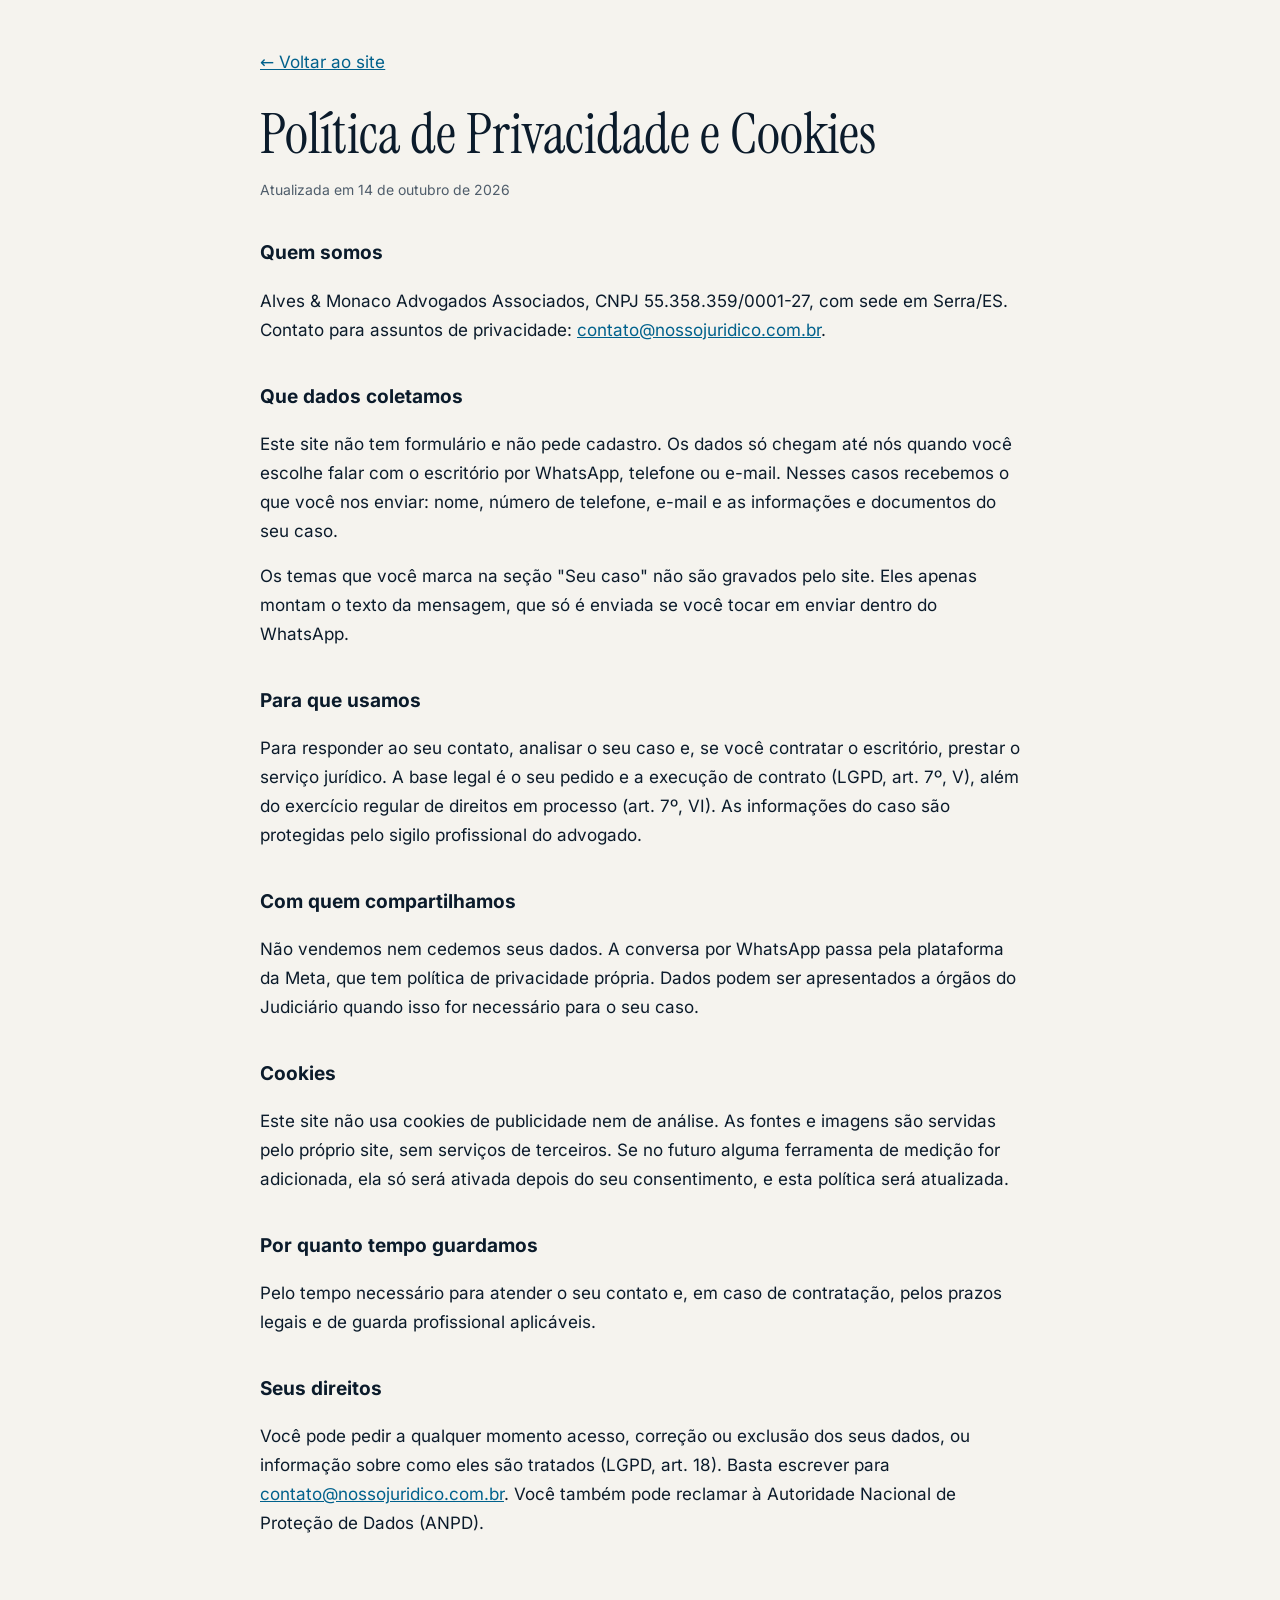
<file: privacidade.html>
<!doctype html>
<html lang="pt-BR">
<head>
<meta charset="utf-8">
<meta name="viewport" content="width=device-width, initial-scale=1">
<title>Privacidade e cookies | Alves &amp; Monaco Advogados Associados</title>
<meta name="description" content="Como a Alves &amp; Monaco Advogados Associados trata os dados pessoais de quem visita o site e entra em contato.">
<link rel="canonical" href="https://www.nossojuridico.com.br/privacidade.html">
<link rel="stylesheet" href="legal.css">
</head>
<body>
<main>
<a href="index.html">← Voltar ao site</a>
<h1>Política de Privacidade e Cookies</h1>
<p class="upd">Atualizada em 14 de outubro de 2026</p>

<h2>Quem somos</h2>
<p>Alves &amp; Monaco Advogados Associados, CNPJ 55.358.359/0001-27, com sede em Serra/ES. Contato para assuntos de privacidade: <a href="mailto:contato@nossojuridico.com.br">contato@nossojuridico.com.br</a>.</p>

<h2>Que dados coletamos</h2>
<p>Este site não tem formulário e não pede cadastro. Os dados só chegam até nós quando você escolhe falar com o escritório por WhatsApp, telefone ou e-mail. Nesses casos recebemos o que você nos enviar: nome, número de telefone, e-mail e as informações e documentos do seu caso.</p>
<p>Os temas que você marca na seção "Seu caso" não são gravados pelo site. Eles apenas montam o texto da mensagem, que só é enviada se você tocar em enviar dentro do WhatsApp.</p>

<h2>Para que usamos</h2>
<p>Para responder ao seu contato, analisar o seu caso e, se você contratar o escritório, prestar o serviço jurídico. A base legal é o seu pedido e a execução de contrato (LGPD, art. 7º, V), além do exercício regular de direitos em processo (art. 7º, VI). As informações do caso são protegidas pelo sigilo profissional do advogado.</p>

<h2>Com quem compartilhamos</h2>
<p>Não vendemos nem cedemos seus dados. A conversa por WhatsApp passa pela plataforma da Meta, que tem política de privacidade própria. Dados podem ser apresentados a órgãos do Judiciário quando isso for necessário para o seu caso.</p>

<h2>Cookies</h2>
<p>Este site não usa cookies de publicidade nem de análise. As fontes e imagens são servidas pelo próprio site, sem serviços de terceiros. Se no futuro alguma ferramenta de medição for adicionada, ela só será ativada depois do seu consentimento, e esta política será atualizada.</p>

<h2>Por quanto tempo guardamos</h2>
<p>Pelo tempo necessário para atender o seu contato e, em caso de contratação, pelos prazos legais e de guarda profissional aplicáveis.</p>

<h2>Seus direitos</h2>
<p>Você pode pedir a qualquer momento acesso, correção ou exclusão dos seus dados, ou informação sobre como eles são tratados (LGPD, art. 18). Basta escrever para <a href="mailto:contato@nossojuridico.com.br">contato@nossojuridico.com.br</a>. Você também pode reclamar à Autoridade Nacional de Proteção de Dados (ANPD).</p>
</main>
</body>
</html>
</file>
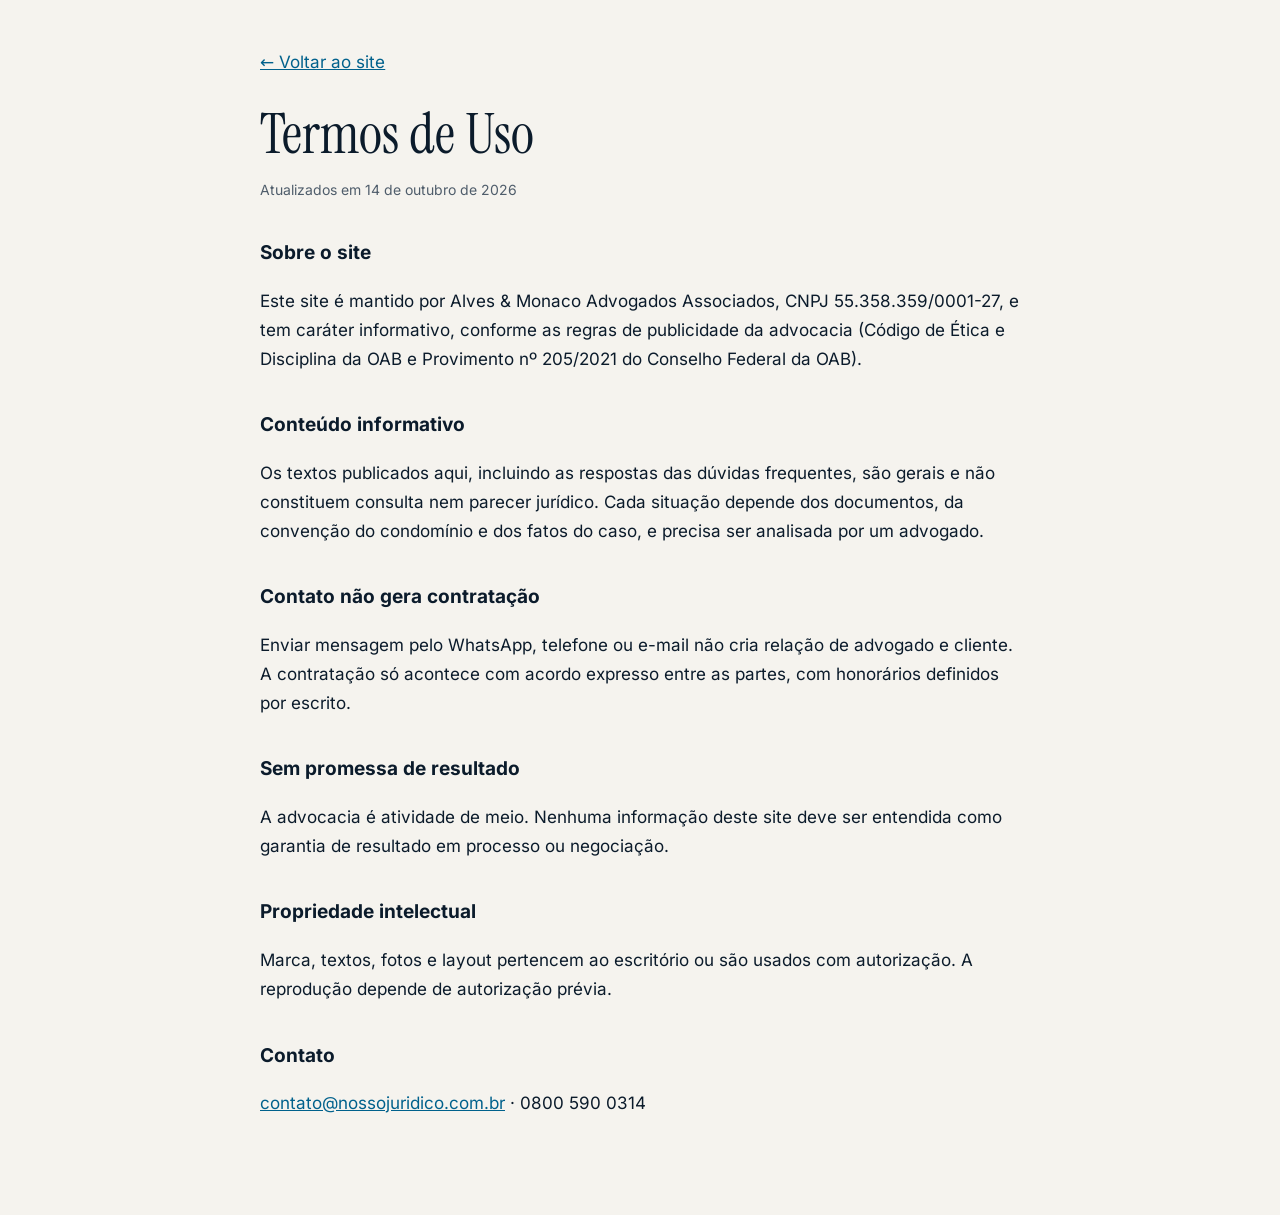
<file: termos.html>
<!doctype html>
<html lang="pt-BR">
<head>
<meta charset="utf-8">
<meta name="viewport" content="width=device-width, initial-scale=1">
<title>Termos de uso | Alves &amp; Monaco Advogados Associados</title>
<meta name="description" content="Termos de uso do site da Alves &amp; Monaco Advogados Associados.">
<link rel="canonical" href="https://www.nossojuridico.com.br/termos.html">
<link rel="stylesheet" href="legal.css">
</head>
<body>
<main>
<a href="index.html">← Voltar ao site</a>
<h1>Termos de Uso</h1>
<p class="upd">Atualizados em 14 de outubro de 2026</p>

<h2>Sobre o site</h2>
<p>Este site é mantido por Alves &amp; Monaco Advogados Associados, CNPJ 55.358.359/0001-27, e tem caráter informativo, conforme as regras de publicidade da advocacia (Código de Ética e Disciplina da OAB e Provimento nº 205/2021 do Conselho Federal da OAB).</p>

<h2>Conteúdo informativo</h2>
<p>Os textos publicados aqui, incluindo as respostas das dúvidas frequentes, são gerais e não constituem consulta nem parecer jurídico. Cada situação depende dos documentos, da convenção do condomínio e dos fatos do caso, e precisa ser analisada por um advogado.</p>

<h2>Contato não gera contratação</h2>
<p>Enviar mensagem pelo WhatsApp, telefone ou e-mail não cria relação de advogado e cliente. A contratação só acontece com acordo expresso entre as partes, com honorários definidos por escrito.</p>

<h2>Sem promessa de resultado</h2>
<p>A advocacia é atividade de meio. Nenhuma informação deste site deve ser entendida como garantia de resultado em processo ou negociação.</p>

<h2>Propriedade intelectual</h2>
<p>Marca, textos, fotos e layout pertencem ao escritório ou são usados com autorização. A reprodução depende de autorização prévia.</p>

<h2>Contato</h2>
<p><a href="mailto:contato@nossojuridico.com.br">contato@nossojuridico.com.br</a> · 0800 590 0314</p>
</main>
</body>
</html>
</file>
<file: legal.css>
@font-face{font-family:"Inter";src:url(fonts/inter-latin.woff2) format("woff2");font-weight:100 900;font-display:swap}
@font-face{font-family:"Instrument Serif";src:url(fonts/instrument-serif-400-normal.woff2) format("woff2");font-display:swap}
body{margin:0;background:#F5F3EE;color:#0B1B2B;font:17px/1.7 Inter,system-ui,sans-serif}
main{max-width:760px;margin:0 auto;padding:48px 16px 80px}
h1{font:400 clamp(38px,6vw,56px)/1.05 "Instrument Serif",Georgia,serif;margin:28px 0 8px}
h2{font-size:19px;margin:36px 0 8px}
a{color:#00618C}
.upd{color:#4F5D6B;font-size:14px}
:focus-visible{outline:3px solid #00AFEF;outline-offset:3px}
</file>
